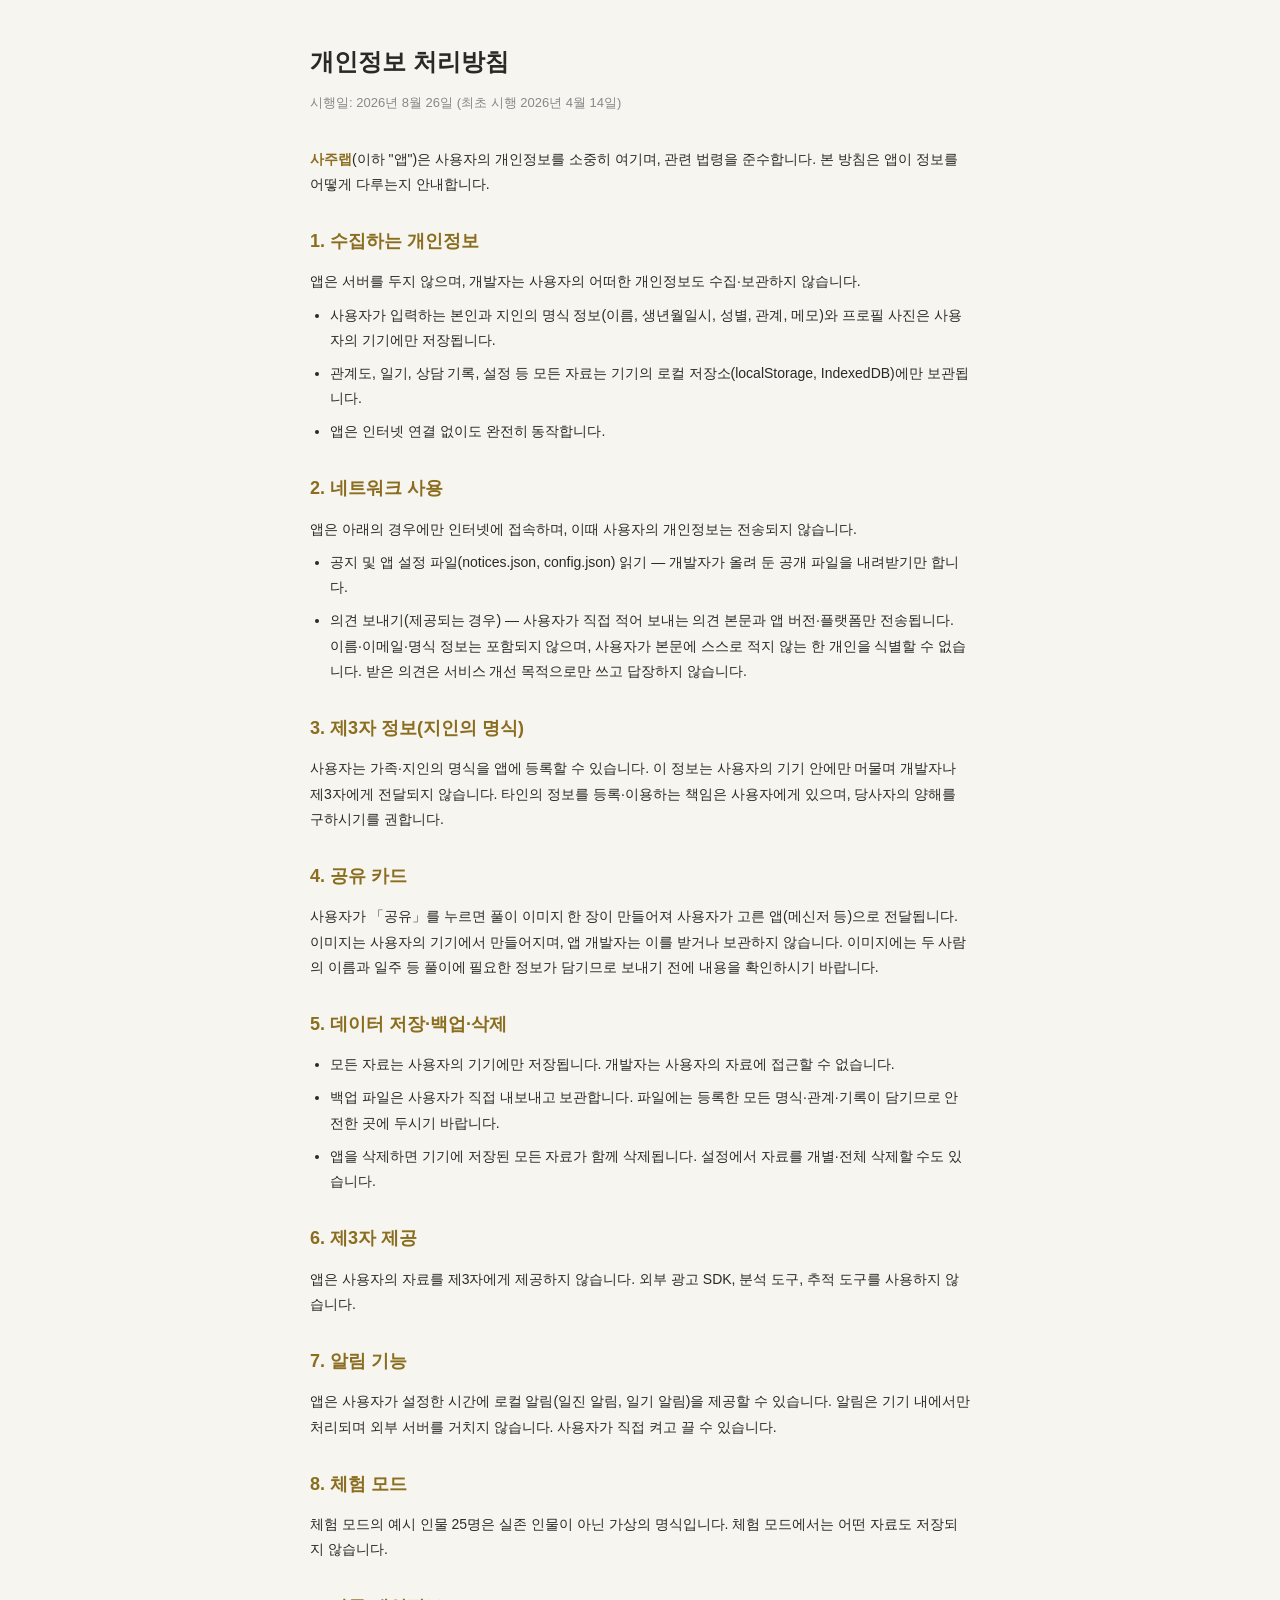
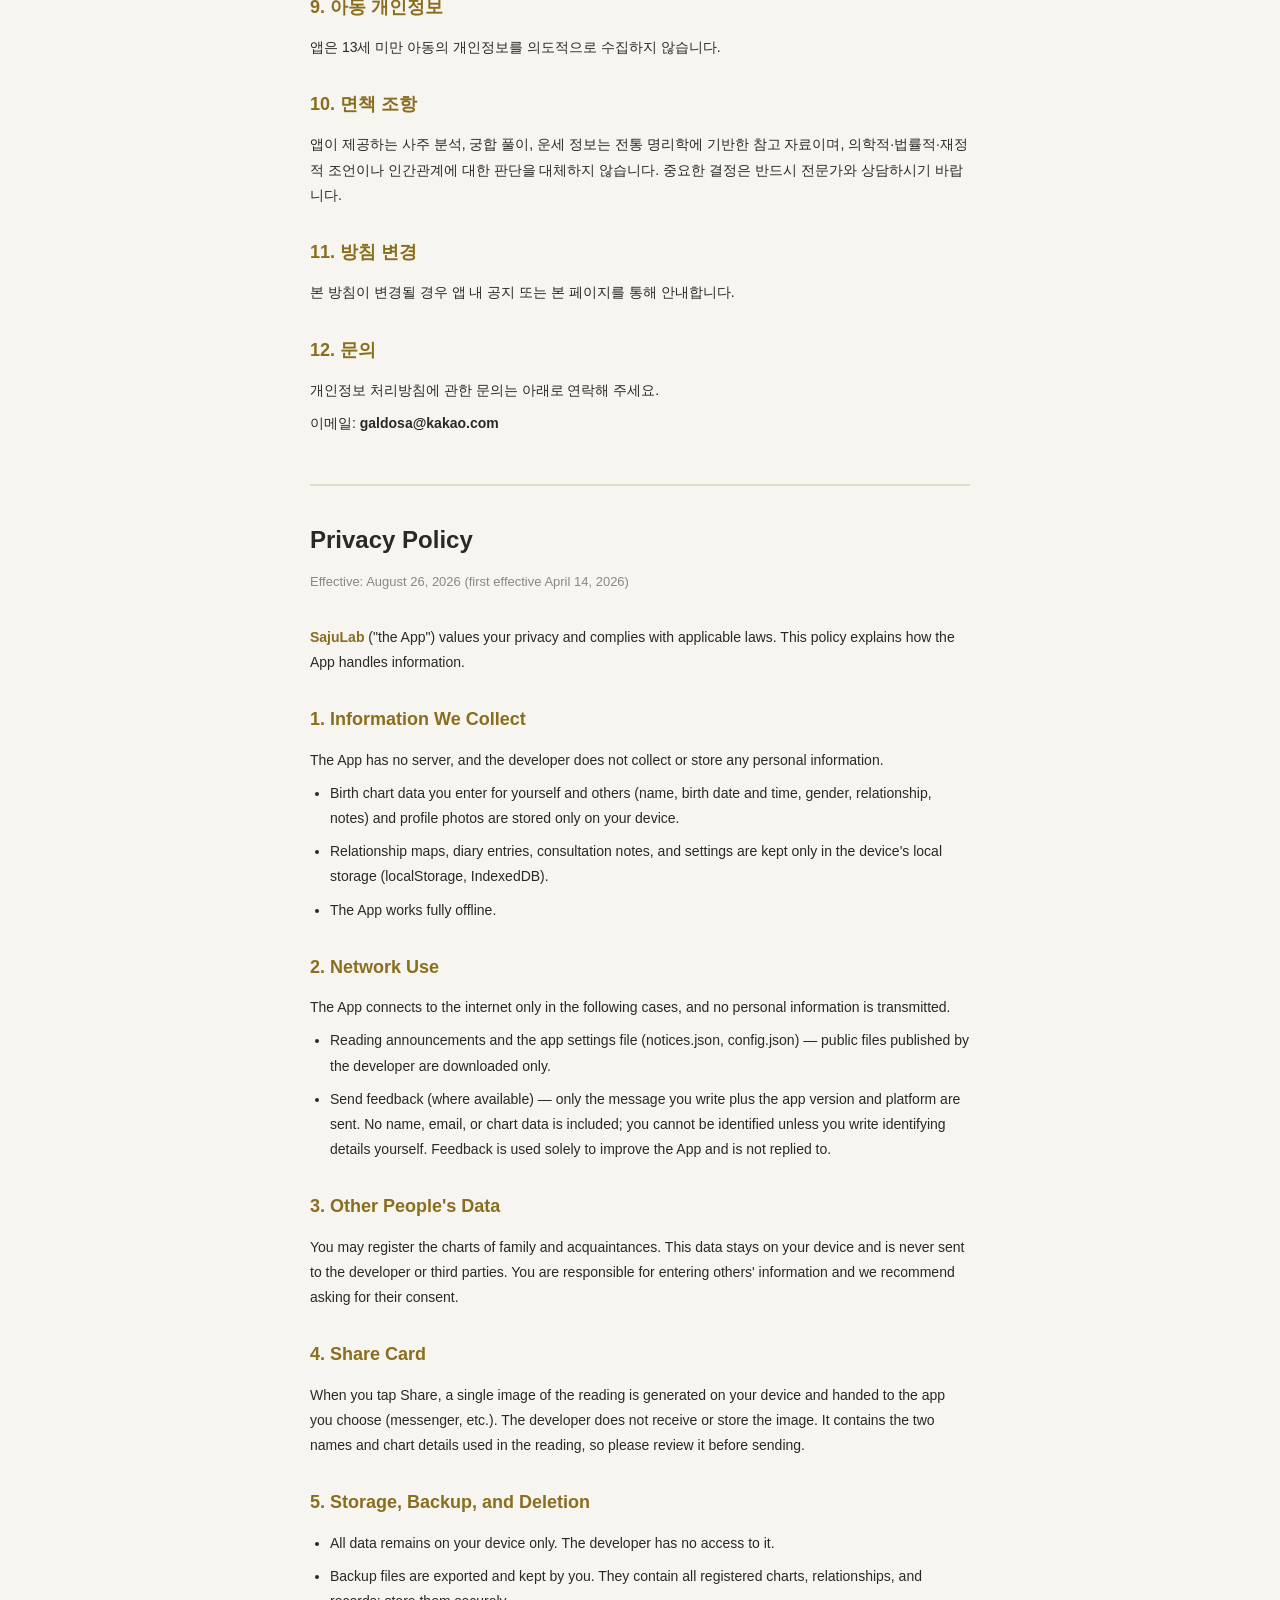
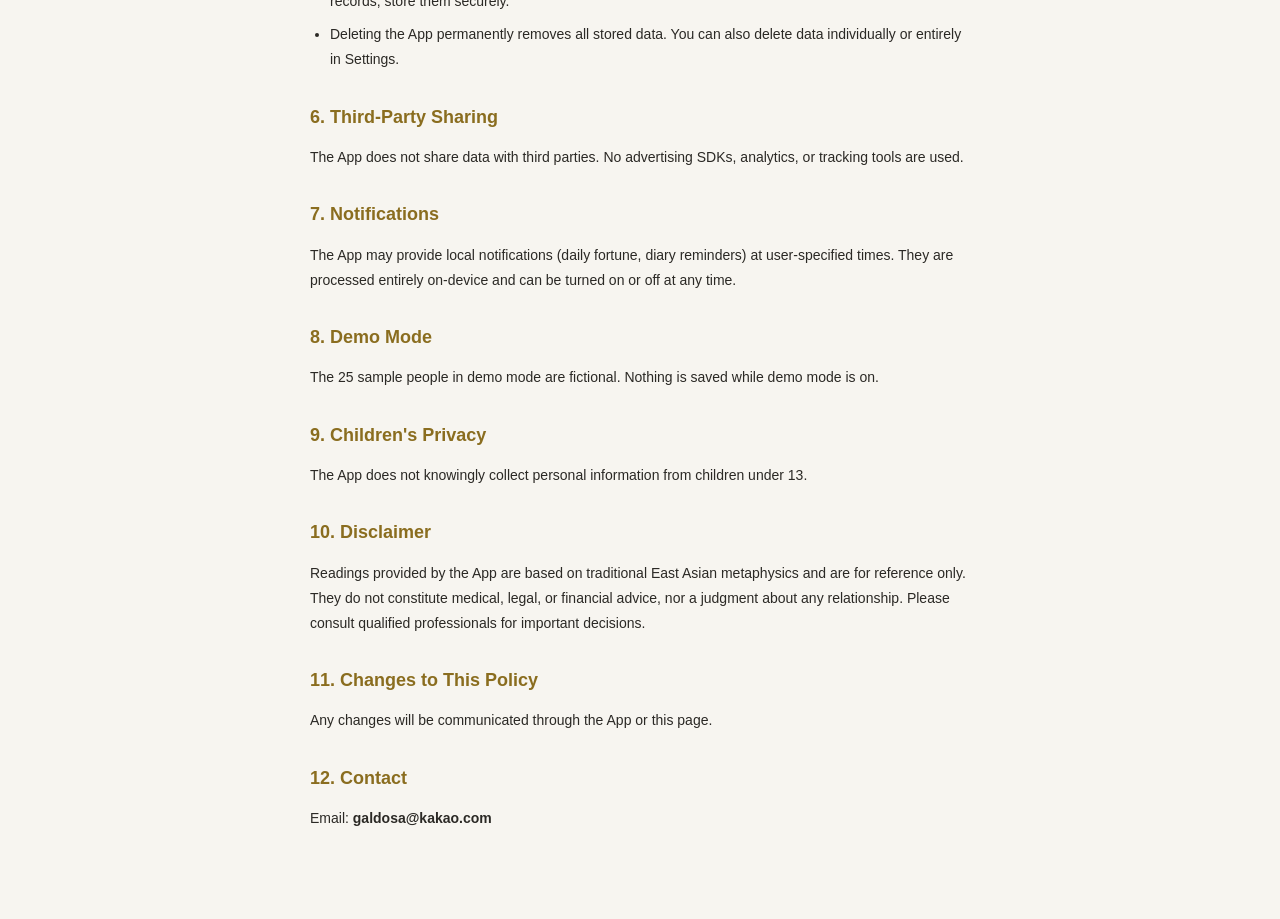
<file: privacy.html>
<!DOCTYPE html>
<html lang="ko">
<head>
  <meta charset="UTF-8">
  <meta name="viewport" content="width=device-width, initial-scale=1.0">
  <title>개인정보 처리방침 | Privacy Policy - 사주랩</title>
  <style>
    * { margin: 0; padding: 0; box-sizing: border-box; }
    body { font-family: -apple-system, 'Noto Sans KR', sans-serif; background: #f7f5f0; color: #2b2925; line-height: 1.8; }
    .container { max-width: 700px; margin: 0 auto; padding: 40px 20px; }
    h1 { font-size: 24px; margin-bottom: 8px; }
    h2 { font-size: 18px; margin: 28px 0 12px; color: #8a6d1f; }
    p, li { font-size: 14px; margin-bottom: 8px; }
    ul { padding-left: 20px; }
    .date { font-size: 13px; color: #888; margin-bottom: 32px; }
    .lang-divider { border-top: 2px solid #e3dcc8; margin: 48px 0; padding-top: 32px; }
    .app-name { color: #8a6d1f; font-weight: 700; }
    .email { font-size: 16px; font-weight: 700; color: #8a6d1f; }
  </style>
</head>
<body>
<div class="container">
  <h1>개인정보 처리방침</h1>
  <p class="date">시행일: 2026년 8월 26일 (최초 시행 2026년 4월 14일)</p>
  <p><span class="app-name">사주랩</span>(이하 "앱")은 사용자의 개인정보를 소중히 여기며, 관련 법령을 준수합니다. 본 방침은 앱이 정보를 어떻게 다루는지 안내합니다.</p>

  <h2>1. 수집하는 개인정보</h2>
  <p>앱은 서버를 두지 않으며, 개발자는 사용자의 어떠한 개인정보도 수집·보관하지 않습니다.</p>
  <ul>
    <li>사용자가 입력하는 본인과 지인의 명식 정보(이름, 생년월일시, 성별, 관계, 메모)와 프로필 사진은 사용자의 기기에만 저장됩니다.</li>
    <li>관계도, 일기, 상담 기록, 설정 등 모든 자료는 기기의 로컬 저장소(localStorage, IndexedDB)에만 보관됩니다.</li>
    <li>앱은 인터넷 연결 없이도 완전히 동작합니다.</li>
  </ul>

  <h2>2. 네트워크 사용</h2>
  <p>앱은 아래의 경우에만 인터넷에 접속하며, 이때 사용자의 개인정보는 전송되지 않습니다.</p>
  <ul>
    <li>공지 및 앱 설정 파일(notices.json, config.json) 읽기 — 개발자가 올려 둔 공개 파일을 내려받기만 합니다.</li>
    <li>의견 보내기(제공되는 경우) — 사용자가 직접 적어 보내는 의견 본문과 앱 버전·플랫폼만 전송됩니다. 이름·이메일·명식 정보는 포함되지 않으며, 사용자가 본문에 스스로 적지 않는 한 개인을 식별할 수 없습니다. 받은 의견은 서비스 개선 목적으로만 쓰고 답장하지 않습니다.</li>
  </ul>

  <h2>3. 제3자 정보(지인의 명식)</h2>
  <p>사용자는 가족·지인의 명식을 앱에 등록할 수 있습니다. 이 정보는 사용자의 기기 안에만 머물며 개발자나 제3자에게 전달되지 않습니다. 타인의 정보를 등록·이용하는 책임은 사용자에게 있으며, 당사자의 양해를 구하시기를 권합니다.</p>

  <h2>4. 공유 카드</h2>
  <p>사용자가 「공유」를 누르면 풀이 이미지 한 장이 만들어져 사용자가 고른 앱(메신저 등)으로 전달됩니다. 이미지는 사용자의 기기에서 만들어지며, 앱 개발자는 이를 받거나 보관하지 않습니다. 이미지에는 두 사람의 이름과 일주 등 풀이에 필요한 정보가 담기므로 보내기 전에 내용을 확인하시기 바랍니다.</p>

  <h2>5. 데이터 저장·백업·삭제</h2>
  <ul>
    <li>모든 자료는 사용자의 기기에만 저장됩니다. 개발자는 사용자의 자료에 접근할 수 없습니다.</li>
    <li>백업 파일은 사용자가 직접 내보내고 보관합니다. 파일에는 등록한 모든 명식·관계·기록이 담기므로 안전한 곳에 두시기 바랍니다.</li>
    <li>앱을 삭제하면 기기에 저장된 모든 자료가 함께 삭제됩니다. 설정에서 자료를 개별·전체 삭제할 수도 있습니다.</li>
  </ul>

  <h2>6. 제3자 제공</h2>
  <p>앱은 사용자의 자료를 제3자에게 제공하지 않습니다. 외부 광고 SDK, 분석 도구, 추적 도구를 사용하지 않습니다.</p>

  <h2>7. 알림 기능</h2>
  <p>앱은 사용자가 설정한 시간에 로컬 알림(일진 알림, 일기 알림)을 제공할 수 있습니다. 알림은 기기 내에서만 처리되며 외부 서버를 거치지 않습니다. 사용자가 직접 켜고 끌 수 있습니다.</p>

  <h2>8. 체험 모드</h2>
  <p>체험 모드의 예시 인물 25명은 실존 인물이 아닌 가상의 명식입니다. 체험 모드에서는 어떤 자료도 저장되지 않습니다.</p>

  <h2>9. 아동 개인정보</h2>
  <p>앱은 13세 미만 아동의 개인정보를 의도적으로 수집하지 않습니다.</p>

  <h2>10. 면책 조항</h2>
  <p>앱이 제공하는 사주 분석, 궁합 풀이, 운세 정보는 전통 명리학에 기반한 참고 자료이며, 의학적·법률적·재정적 조언이나 인간관계에 대한 판단을 대체하지 않습니다. 중요한 결정은 반드시 전문가와 상담하시기 바랍니다.</p>

  <h2>11. 방침 변경</h2>
  <p>본 방침이 변경될 경우 앱 내 공지 또는 본 페이지를 통해 안내합니다.</p>

  <h2>12. 문의</h2>
  <p>개인정보 처리방침에 관한 문의는 아래로 연락해 주세요.</p>
  <p>이메일: <strong>galdosa@kakao.com</strong></p>

  <div class="lang-divider">
    <h1>Privacy Policy</h1>
    <p class="date">Effective: August 26, 2026 (first effective April 14, 2026)</p>
    <p><span class="app-name">SajuLab</span> ("the App") values your privacy and complies with applicable laws. This policy explains how the App handles information.</p>

    <h2>1. Information We Collect</h2>
    <p>The App has no server, and the developer does not collect or store any personal information.</p>
    <ul>
      <li>Birth chart data you enter for yourself and others (name, birth date and time, gender, relationship, notes) and profile photos are stored only on your device.</li>
      <li>Relationship maps, diary entries, consultation notes, and settings are kept only in the device's local storage (localStorage, IndexedDB).</li>
      <li>The App works fully offline.</li>
    </ul>

    <h2>2. Network Use</h2>
    <p>The App connects to the internet only in the following cases, and no personal information is transmitted.</p>
    <ul>
      <li>Reading announcements and the app settings file (notices.json, config.json) — public files published by the developer are downloaded only.</li>
      <li>Send feedback (where available) — only the message you write plus the app version and platform are sent. No name, email, or chart data is included; you cannot be identified unless you write identifying details yourself. Feedback is used solely to improve the App and is not replied to.</li>
    </ul>

    <h2>3. Other People's Data</h2>
    <p>You may register the charts of family and acquaintances. This data stays on your device and is never sent to the developer or third parties. You are responsible for entering others' information and we recommend asking for their consent.</p>

    <h2>4. Share Card</h2>
    <p>When you tap Share, a single image of the reading is generated on your device and handed to the app you choose (messenger, etc.). The developer does not receive or store the image. It contains the two names and chart details used in the reading, so please review it before sending.</p>

    <h2>5. Storage, Backup, and Deletion</h2>
    <ul>
      <li>All data remains on your device only. The developer has no access to it.</li>
      <li>Backup files are exported and kept by you. They contain all registered charts, relationships, and records; store them securely.</li>
      <li>Deleting the App permanently removes all stored data. You can also delete data individually or entirely in Settings.</li>
    </ul>

    <h2>6. Third-Party Sharing</h2>
    <p>The App does not share data with third parties. No advertising SDKs, analytics, or tracking tools are used.</p>

    <h2>7. Notifications</h2>
    <p>The App may provide local notifications (daily fortune, diary reminders) at user-specified times. They are processed entirely on-device and can be turned on or off at any time.</p>

    <h2>8. Demo Mode</h2>
    <p>The 25 sample people in demo mode are fictional. Nothing is saved while demo mode is on.</p>

    <h2>9. Children's Privacy</h2>
    <p>The App does not knowingly collect personal information from children under 13.</p>

    <h2>10. Disclaimer</h2>
    <p>Readings provided by the App are based on traditional East Asian metaphysics and are for reference only. They do not constitute medical, legal, or financial advice, nor a judgment about any relationship. Please consult qualified professionals for important decisions.</p>

    <h2>11. Changes to This Policy</h2>
    <p>Any changes will be communicated through the App or this page.</p>

    <h2>12. Contact</h2>
    <p>Email: <strong>galdosa@kakao.com</strong></p>
  </div>
</div>
</body>
</html>
</file>
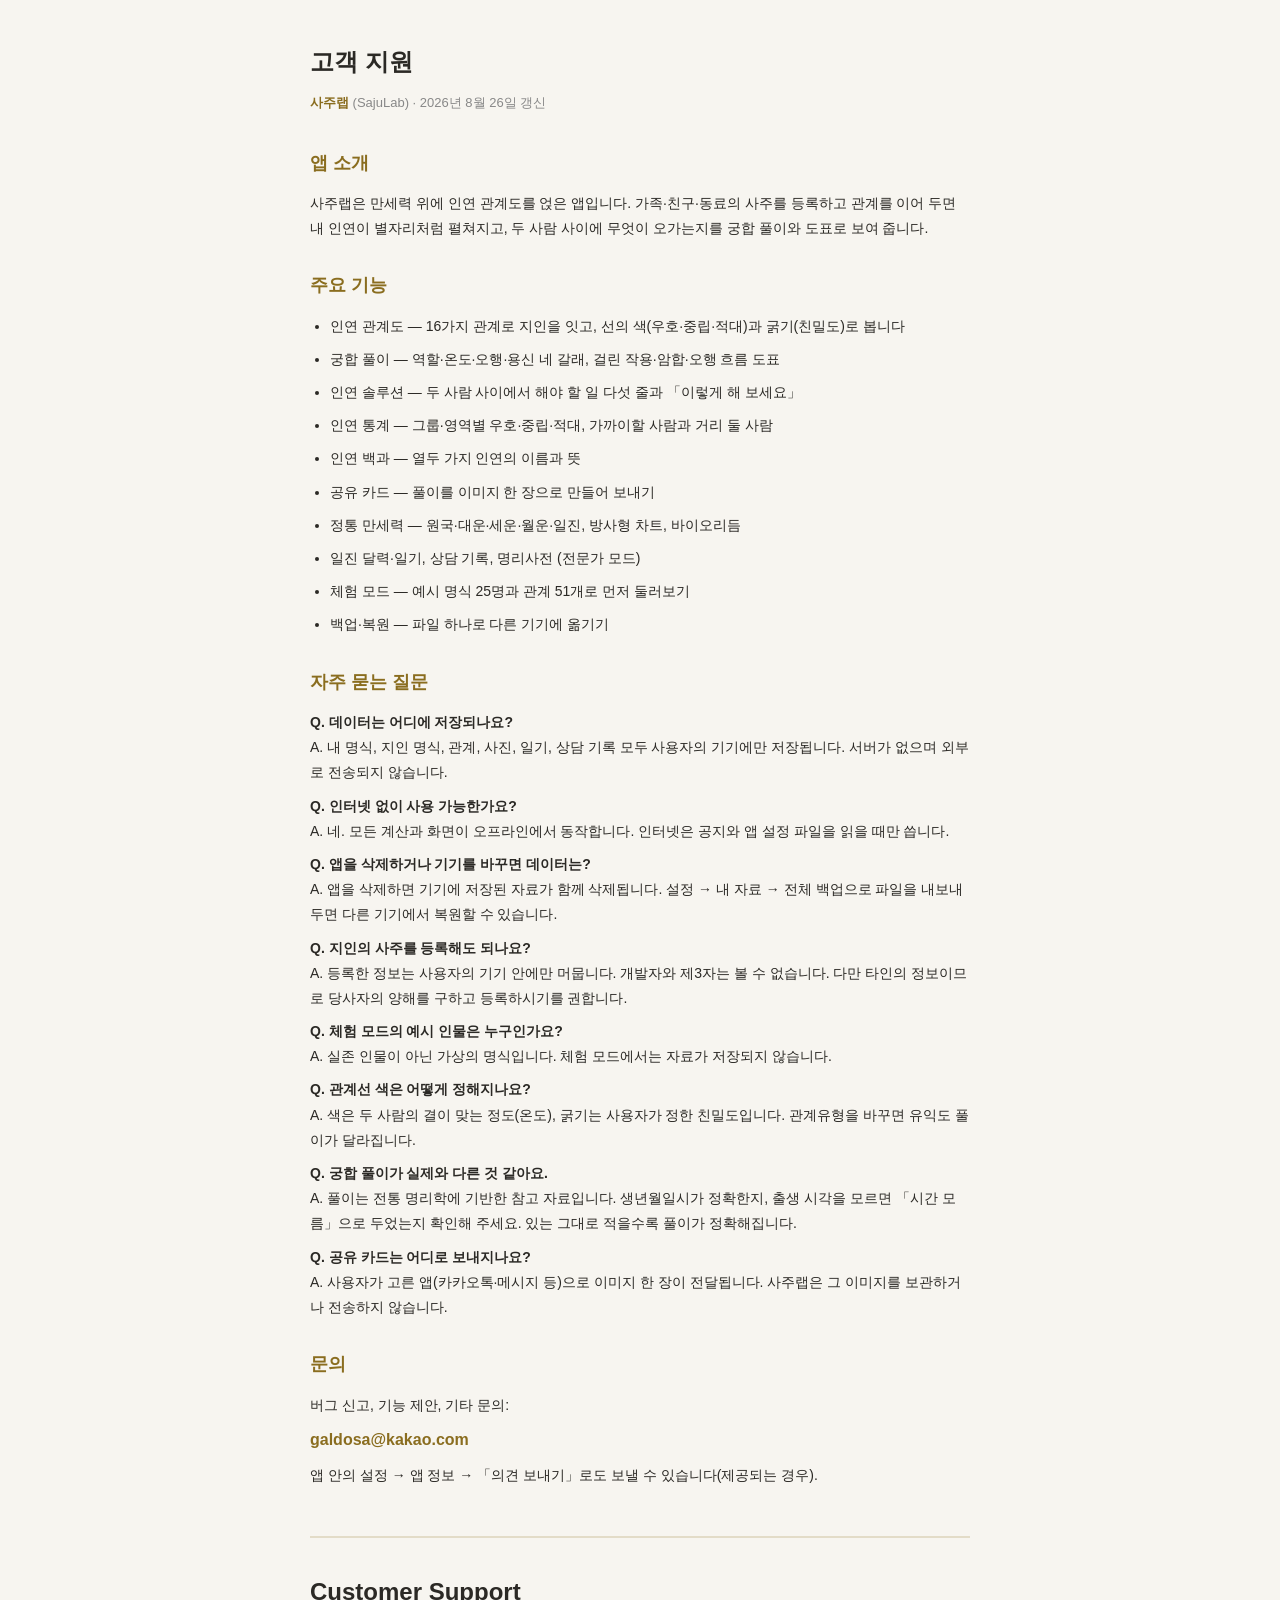
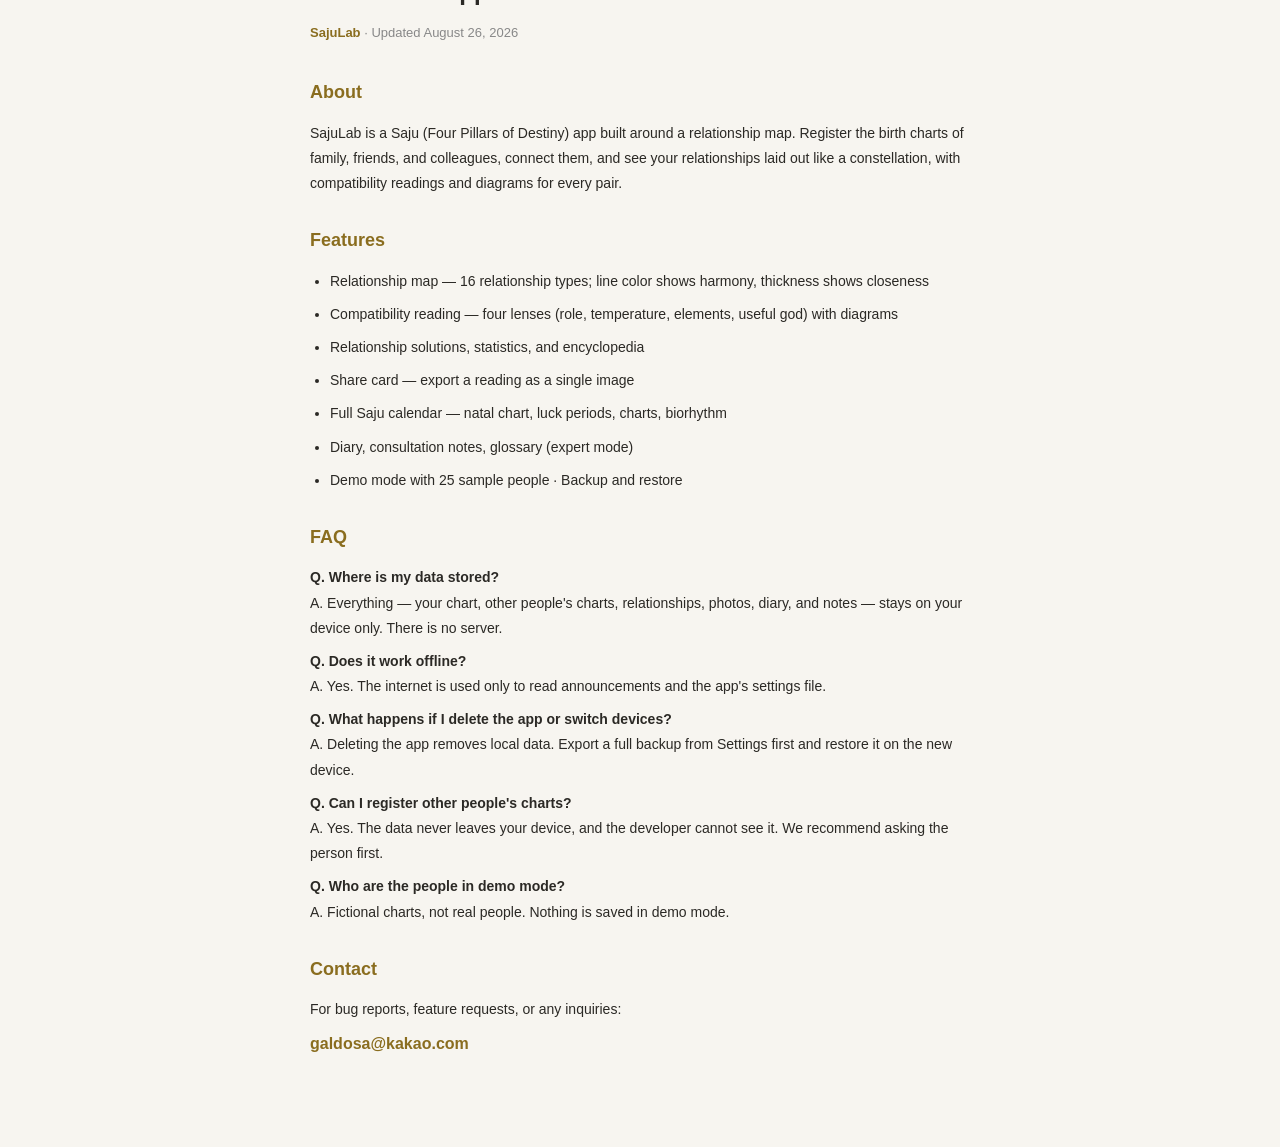
<file: support.html>
<!DOCTYPE html>
<html lang="ko">
<head>
  <meta charset="UTF-8">
  <meta name="viewport" content="width=device-width, initial-scale=1.0">
  <title>고객 지원 | Support - 사주랩</title>
  <style>
    * { margin: 0; padding: 0; box-sizing: border-box; }
    body { font-family: -apple-system, 'Noto Sans KR', sans-serif; background: #f7f5f0; color: #2b2925; line-height: 1.8; }
    .container { max-width: 700px; margin: 0 auto; padding: 40px 20px; }
    h1 { font-size: 24px; margin-bottom: 8px; }
    h2 { font-size: 18px; margin: 28px 0 12px; color: #8a6d1f; }
    p, li { font-size: 14px; margin-bottom: 8px; }
    ul { padding-left: 20px; }
    .date { font-size: 13px; color: #888; margin-bottom: 32px; }
    .lang-divider { border-top: 2px solid #e3dcc8; margin: 48px 0; padding-top: 32px; }
    .app-name { color: #8a6d1f; font-weight: 700; }
    .email { font-size: 16px; font-weight: 700; color: #8a6d1f; }
  </style>
</head>
<body>
<div class="container">
  <h1>고객 지원</h1>
  <p class="date"><span class="app-name">사주랩</span> (SajuLab) · 2026년 8월 26일 갱신</p>

  <h2>앱 소개</h2>
  <p>사주랩은 만세력 위에 인연 관계도를 얹은 앱입니다. 가족·친구·동료의 사주를 등록하고 관계를 이어 두면 내 인연이 별자리처럼 펼쳐지고, 두 사람 사이에 무엇이 오가는지를 궁합 풀이와 도표로 보여 줍니다.</p>

  <h2>주요 기능</h2>
  <ul>
    <li>인연 관계도 — 16가지 관계로 지인을 잇고, 선의 색(우호·중립·적대)과 굵기(친밀도)로 봅니다</li>
    <li>궁합 풀이 — 역할·온도·오행·용신 네 갈래, 걸린 작용·암합·오행 흐름 도표</li>
    <li>인연 솔루션 — 두 사람 사이에서 해야 할 일 다섯 줄과 「이렇게 해 보세요」</li>
    <li>인연 통계 — 그룹·영역별 우호·중립·적대, 가까이할 사람과 거리 둘 사람</li>
    <li>인연 백과 — 열두 가지 인연의 이름과 뜻</li>
    <li>공유 카드 — 풀이를 이미지 한 장으로 만들어 보내기</li>
    <li>정통 만세력 — 원국·대운·세운·월운·일진, 방사형 차트, 바이오리듬</li>
    <li>일진 달력·일기, 상담 기록, 명리사전 (전문가 모드)</li>
    <li>체험 모드 — 예시 명식 25명과 관계 51개로 먼저 둘러보기</li>
    <li>백업·복원 — 파일 하나로 다른 기기에 옮기기</li>
  </ul>

  <h2>자주 묻는 질문</h2>
  <p><strong>Q. 데이터는 어디에 저장되나요?</strong><br>A. 내 명식, 지인 명식, 관계, 사진, 일기, 상담 기록 모두 사용자의 기기에만 저장됩니다. 서버가 없으며 외부로 전송되지 않습니다.</p>
  <p><strong>Q. 인터넷 없이 사용 가능한가요?</strong><br>A. 네. 모든 계산과 화면이 오프라인에서 동작합니다. 인터넷은 공지와 앱 설정 파일을 읽을 때만 씁니다.</p>
  <p><strong>Q. 앱을 삭제하거나 기기를 바꾸면 데이터는?</strong><br>A. 앱을 삭제하면 기기에 저장된 자료가 함께 삭제됩니다. 설정 → 내 자료 → 전체 백업으로 파일을 내보내 두면 다른 기기에서 복원할 수 있습니다.</p>
  <p><strong>Q. 지인의 사주를 등록해도 되나요?</strong><br>A. 등록한 정보는 사용자의 기기 안에만 머뭅니다. 개발자와 제3자는 볼 수 없습니다. 다만 타인의 정보이므로 당사자의 양해를 구하고 등록하시기를 권합니다.</p>
  <p><strong>Q. 체험 모드의 예시 인물은 누구인가요?</strong><br>A. 실존 인물이 아닌 가상의 명식입니다. 체험 모드에서는 자료가 저장되지 않습니다.</p>
  <p><strong>Q. 관계선 색은 어떻게 정해지나요?</strong><br>A. 색은 두 사람의 결이 맞는 정도(온도), 굵기는 사용자가 정한 친밀도입니다. 관계유형을 바꾸면 유익도 풀이가 달라집니다.</p>
  <p><strong>Q. 궁합 풀이가 실제와 다른 것 같아요.</strong><br>A. 풀이는 전통 명리학에 기반한 참고 자료입니다. 생년월일시가 정확한지, 출생 시각을 모르면 「시간 모름」으로 두었는지 확인해 주세요. 있는 그대로 적을수록 풀이가 정확해집니다.</p>
  <p><strong>Q. 공유 카드는 어디로 보내지나요?</strong><br>A. 사용자가 고른 앱(카카오톡·메시지 등)으로 이미지 한 장이 전달됩니다. 사주랩은 그 이미지를 보관하거나 전송하지 않습니다.</p>

  <h2>문의</h2>
  <p>버그 신고, 기능 제안, 기타 문의:</p>
  <p class="email">galdosa@kakao.com</p>
  <p>앱 안의 설정 → 앱 정보 → 「의견 보내기」로도 보낼 수 있습니다(제공되는 경우).</p>

  <div class="lang-divider">
    <h1>Customer Support</h1>
    <p class="date"><span class="app-name">SajuLab</span> · Updated August 26, 2026</p>

    <h2>About</h2>
    <p>SajuLab is a Saju (Four Pillars of Destiny) app built around a relationship map. Register the birth charts of family, friends, and colleagues, connect them, and see your relationships laid out like a constellation, with compatibility readings and diagrams for every pair.</p>

    <h2>Features</h2>
    <ul>
      <li>Relationship map — 16 relationship types; line color shows harmony, thickness shows closeness</li>
      <li>Compatibility reading — four lenses (role, temperature, elements, useful god) with diagrams</li>
      <li>Relationship solutions, statistics, and encyclopedia</li>
      <li>Share card — export a reading as a single image</li>
      <li>Full Saju calendar — natal chart, luck periods, charts, biorhythm</li>
      <li>Diary, consultation notes, glossary (expert mode)</li>
      <li>Demo mode with 25 sample people · Backup and restore</li>
    </ul>

    <h2>FAQ</h2>
    <p><strong>Q. Where is my data stored?</strong><br>A. Everything — your chart, other people's charts, relationships, photos, diary, and notes — stays on your device only. There is no server.</p>
    <p><strong>Q. Does it work offline?</strong><br>A. Yes. The internet is used only to read announcements and the app's settings file.</p>
    <p><strong>Q. What happens if I delete the app or switch devices?</strong><br>A. Deleting the app removes local data. Export a full backup from Settings first and restore it on the new device.</p>
    <p><strong>Q. Can I register other people's charts?</strong><br>A. Yes. The data never leaves your device, and the developer cannot see it. We recommend asking the person first.</p>
    <p><strong>Q. Who are the people in demo mode?</strong><br>A. Fictional charts, not real people. Nothing is saved in demo mode.</p>

    <h2>Contact</h2>
    <p>For bug reports, feature requests, or any inquiries:</p>
    <p class="email">galdosa@kakao.com</p>
  </div>
</div>
</body>
</html>
</file>
